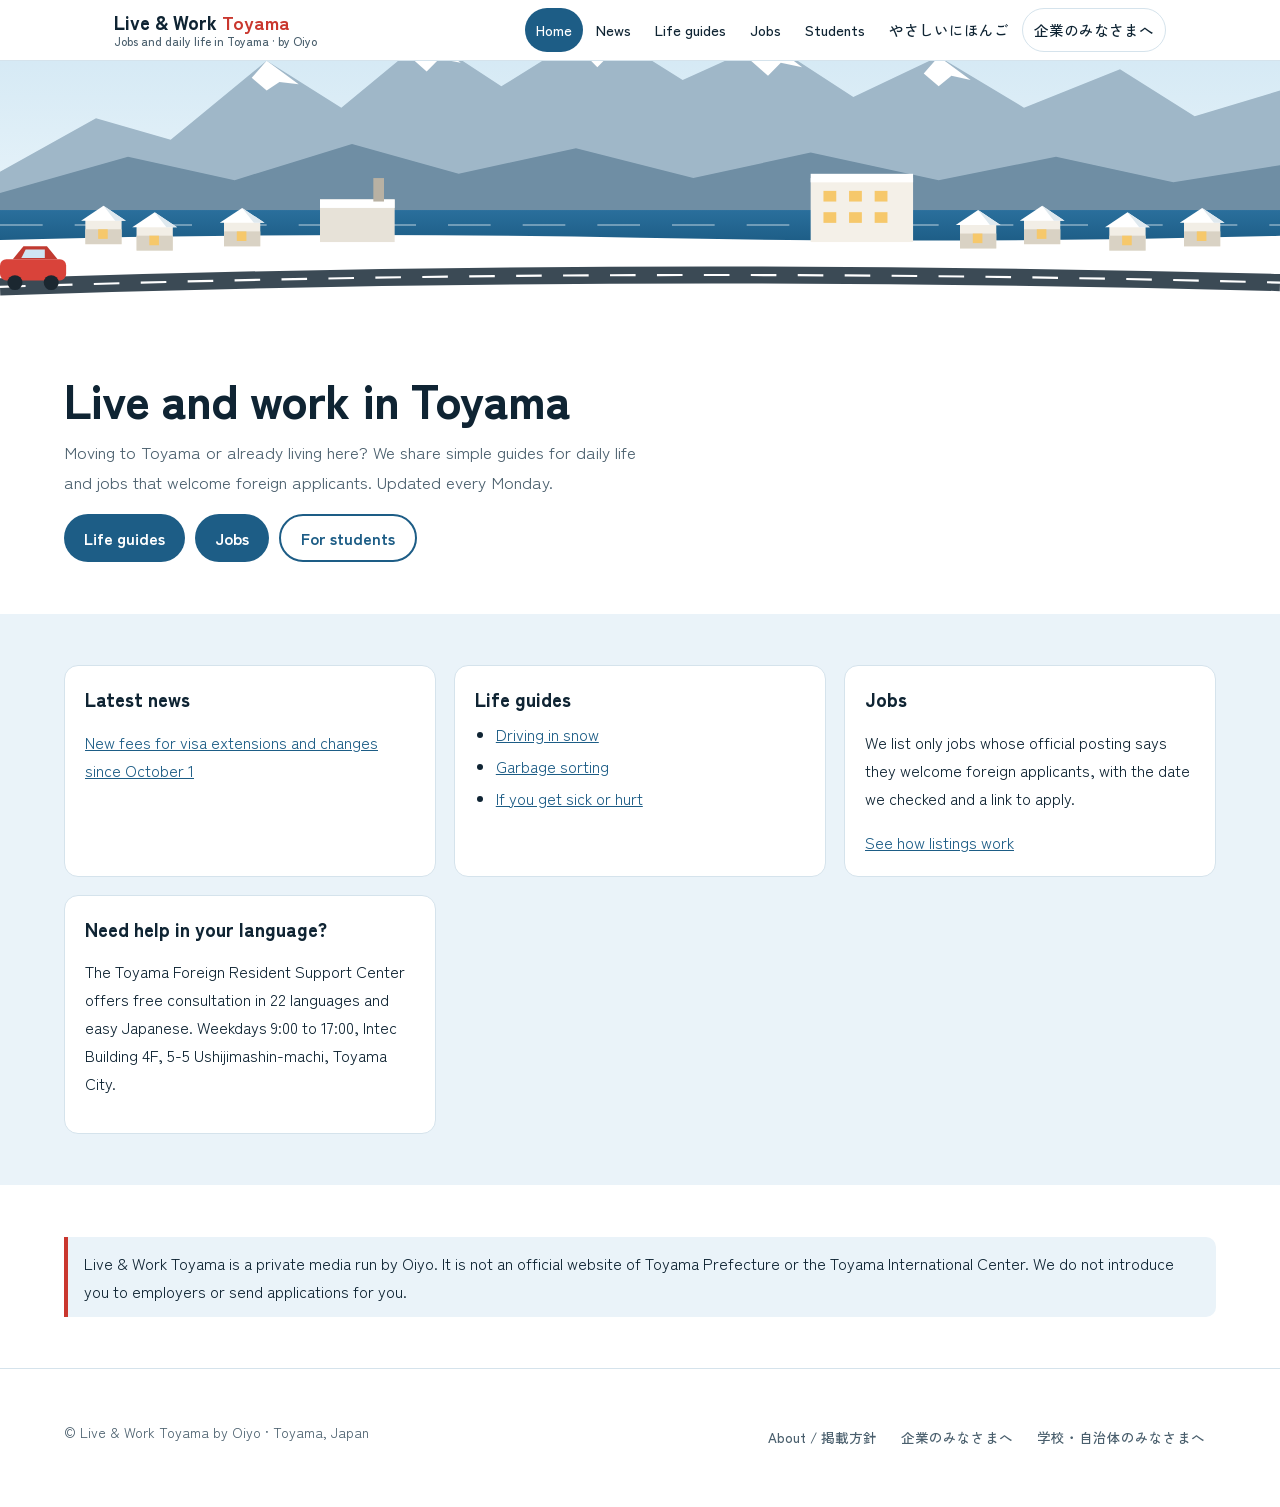
<file: source/index.html>
<!DOCTYPE html>
<html lang="en">
<head>
<meta charset="utf-8">
<meta name="viewport" content="width=device-width, initial-scale=1">
<title>Live &amp; Work Toyama</title>
<meta name="description" content="Jobs and daily life in Toyama, Japan. Simple guides and jobs that welcome foreign applicants. Run by Oiyo.">
<link rel="preconnect" href="https://fonts.googleapis.com">
<link rel="preconnect" href="https://fonts.gstatic.com" crossorigin>
<link href="https://fonts.googleapis.com/css2?family=Zen+Kaku+Gothic+New:wght@400;500;700;900&display=swap" rel="stylesheet">
<style>
/* VOICE everyday and warm for residents, calm and trustworthy for businesses
   IDEA a prefectural welcome guide: Tateyama over Toyama Bay, snowy roofs, a road into town
   PICTURE layered winter scene of mountains, bay, houses, a hotel and a small red car
   COLOUR pure white ground, bay blue #1d5d86, deep ink #0f2433, tulip red #c9372e accent; night #0b1822
   TYPE Zen Kaku Gothic New 900 for titles, 400/500 for text
   LAYOUT laptop: sticky nav, scene band, content in card grids; phone: stacked, nav wraps */
:root{color-scheme:light dark;--bg:light-dark(#ffffff,#0b1822);--ink:light-dark(#0f2433,#e9f1f6);--soft:light-dark(#4a5f6d,#a9bccb);--bay:light-dark(#1d5d86,#5fa8d6);--bayf:light-dark(#eaf3f9,#12283a);--red:light-dark(#c9372e,#ff7a6e);--line:light-dark(#d5e3ec,#22394b);--card:light-dark(#ffffff,#10212f)}
:root[data-theme=light]{color-scheme:light}
:root[data-theme=dark]{color-scheme:dark}
*{box-sizing:border-box;min-width:0}
html{scroll-padding-top:120px}
body{margin:0;background:var(--bg);color:var(--ink);font:16px/1.75 "Zen Kaku Gothic New","Hiragino Sans","Noto Sans JP",system-ui,sans-serif;overflow-x:clip}
a{color:var(--bay)}
.band{padding-block:clamp(28px,4vw,56px);padding-left:max(5vw,16px);padding-right:max(5vw,16px)}
.tint{background:var(--bayf)}
.wrap{max-width:1180px;margin:0 auto}
header{position:sticky;top:0;z-index:5;background:var(--bg);border-bottom:1px solid var(--line)}
.bar{display:flex;flex-wrap:wrap;align-items:center;gap:6px 18px;max-width:1180px;margin:0 auto;padding:8px max(5vw,16px)}
.logo{font-weight:900;font-size:19px;color:var(--ink);text-decoration:none;margin-right:auto;line-height:1.2}
.logo b{color:var(--red)}
.logo small{display:block;font-weight:500;font-size:12px;color:var(--soft)}
nav{display:flex;flex-wrap:wrap;gap:2px}
nav a{display:inline-flex;align-items:center;min-height:44px;padding:0 11px;border-radius:22px;text-decoration:none;color:var(--ink);font-weight:500;font-size:14.5px}
nav a[aria-current=page]{background:var(--bay);color:var(--bg)}
nav .biz{border:1px solid var(--line)}
a:focus-visible,button:focus-visible,summary:focus-visible{outline:3px solid var(--red);outline-offset:2px}
.scene{display:block;width:100%;height:clamp(150px,22vw,260px);background:var(--bayf)}
h1{font-weight:900;font-size:clamp(30px,4.6vw,48px);line-height:1.1;letter-spacing:-.02em;margin:0 0 12px;text-wrap:balance}
h2{font-size:clamp(23px,2.8vw,30px);font-weight:900;line-height:1.2;margin:0 0 16px}
h3{margin:0 0 8px;font-size:19px;line-height:1.35;font-weight:900}
.lead{margin:0;max-width:64ch;color:var(--soft);font-size:17px}
.grid{display:grid;grid-template-columns:repeat(auto-fit,minmax(min(100%,300px),1fr));gap:18px}
.card{background:var(--card);border:1px solid var(--line);border-radius:14px;padding:20px}
.card ul,.card ol{margin:8px 0 0;padding-left:1.3em}
.card li{margin:4px 0}
.note{font-size:14px;color:var(--soft)}
.tag{display:inline-block;font-size:13px;font-weight:700;padding:2px 10px;border-radius:12px;background:var(--bayf);color:var(--bay);margin:0 6px 6px 0}
.btns{display:flex;flex-wrap:wrap;gap:10px;margin-top:18px}
.btn{display:inline-flex;align-items:center;min-height:48px;padding:0 20px;border-radius:24px;background:var(--bay);color:var(--bg);font-weight:700;text-decoration:none}
.btn.red{background:var(--red);color:#fff}
.btn.ghost{background:transparent;color:var(--bay);border:2px solid var(--bay)}
.rule{border-left:4px solid var(--red);padding:12px 16px;background:var(--bayf);border-radius:0 10px 10px 0}
.rule p{margin:0}
details{border:1px solid var(--line);border-radius:12px;background:var(--card);margin-bottom:10px}
summary{cursor:pointer;padding:14px 18px;font-weight:700;min-height:44px;list-style-position:inside}
details>div{padding:0 18px 16px}
details ol,details ul{padding-left:1.3em;margin:6px 0}
details h4{margin:16px 0 4px;font-size:16px;font-weight:900;color:var(--bay)}
details .src{margin-top:16px;padding:12px 14px;border-radius:10px;background:var(--bayf);font-size:14.5px}
details .src ul{margin:4px 0 0}
details .src a{font-weight:700}
details .upd{font-size:13px;color:var(--soft);margin-top:10px}
.job dl{display:grid;grid-template-columns:max-content minmax(0,1fr);gap:4px 14px;margin:10px 0 0;font-size:15px}
.job dt{color:var(--soft)}
.job dd{margin:0}
.sample{font-size:13px;color:var(--red);font-weight:700}
.price{width:100%;border-collapse:collapse;font-size:15px}
.price th,.price td{text-align:left;padding:12px 10px;border-bottom:1px solid var(--line);vertical-align:top}
.price td.n{text-align:right;white-space:nowrap;font-weight:700}
.scroll{overflow-x:auto}
.steps{counter-reset:s;list-style:none;padding:0;margin:0;display:grid;gap:12px}
.steps li{counter-increment:s;display:grid;grid-template-columns:44px minmax(0,1fr);gap:12px;align-items:start}
.steps li::before{content:counter(s);display:grid;place-items:center;width:44px;height:44px;border-radius:50%;background:var(--bay);color:var(--bg);font-weight:900}
.view{display:none}
.view.on{display:block}
footer{border-top:1px solid var(--line);font-size:14px;color:var(--soft)}
footer .wrap{display:flex;flex-wrap:wrap;gap:8px 20px;justify-content:space-between}
footer nav a{min-height:36px;font-size:13.5px;color:var(--soft)}
@media(prefers-reduced-motion:no-preference){.car{animation:drive 16s linear infinite}@keyframes drive{from{transform:translateX(-120px)}to{transform:translateX(1320px)}}}
@media(max-width:600px){.price{font-size:14px}.price th,.price td{padding:10px 4px}.job dl{grid-template-columns:minmax(0,1fr)}.job dt{margin-top:6px}}
</style>
</head>
<body>
<header>
  <div class="bar">
    <a class="logo" href="#home">Live &amp; Work <b>Toyama</b><small>Jobs and daily life in Toyama · by Oiyo</small></a>
    <nav aria-label="Main">
      <a href="#home" data-v="home">Home</a>
      <a href="#news" data-v="news">News</a>
      <a href="#guides" data-v="guides">Life guides</a>
      <a href="#jobs" data-v="jobs">Jobs</a>
      <a href="#students" data-v="students">Students</a>
      <a href="#easy" data-v="easy">やさしいにほんご</a>
      <a href="#business" data-v="business" class="biz">企業のみなさまへ</a>
    </nav>
  </div>
</header>

<svg class="scene" viewBox="0 0 1200 300" preserveAspectRatio="xMidYMax slice" role="img" aria-label="Winter in Toyama: the Tateyama mountains over Toyama Bay and a snowy town">
  <defs>
    <linearGradient id="sky" x1="0" y1="0" x2="0" y2="1"><stop offset="0" stop-color="#cfe6f3"/><stop offset="1" stop-color="#f4fafd"/></linearGradient>
    <linearGradient id="sea" x1="0" y1="0" x2="0" y2="1"><stop offset="0" stop-color="#2a6f9c"/><stop offset="1" stop-color="#1d5d86"/></linearGradient>
    <g id="house"><rect x="0" y="12" width="34" height="24" fill="#f2eee6"/><rect x="0" y="22" width="34" height="14" fill="#d9d2c4"/><path d="M-4 14 L17 0 L38 14 Z" fill="#ffffff"/><path d="M17 0 L38 14 L28 14 Z" fill="#dfe9ef"/><rect x="12" y="22" width="9" height="9" fill="#f6c86b"/></g>
  </defs>
  <rect width="1200" height="300" fill="url(#sky)"/>
  <path d="M0 160 L90 110 L160 130 L250 56 L320 100 L400 34 L470 80 L560 24 L640 74 L720 38 L800 90 L880 52 L960 100 L1050 64 L1120 108 L1200 84 L1200 180 L0 180 Z" fill="#9fb7c8"/>
  <path d="M250 56 L280 78 L262 76 L250 84 L236 72 Z M400 34 L432 58 L412 54 L400 66 L384 52 Z M560 24 L596 54 L574 48 L560 62 L544 46 Z M720 38 L752 62 L732 58 L720 70 L704 56 Z M880 52 L910 74 L892 70 L880 80 L866 68 Z" fill="#ffffff"/>
  <path d="M0 180 L120 146 L220 168 L330 134 L430 162 L540 138 L650 166 L760 142 L880 168 L990 146 L1100 170 L1200 154 L1200 200 L0 200 Z" fill="#6f8ea4"/>
  <rect y="196" width="1200" height="30" fill="url(#sea)"/>
  <path d="M0 210 h1200" stroke="#ffffff" stroke-opacity=".35" stroke-width="2" stroke-dasharray="40 30"/>
  <path d="M0 224 Q300 216 600 222 T1200 220 L1200 300 L0 300 Z" fill="#ffffff"/>
  <use href="#house" x="80" y="192"/><use href="#house" x="128" y="198"/><use href="#house" x="210" y="194"/>
  <rect x="300" y="186" width="70" height="40" fill="#e7e2d8"/><rect x="300" y="186" width="70" height="8" fill="#ffffff"/><rect x="350" y="166" width="10" height="22" fill="#b8b1a3"/>
  <rect x="760" y="166" width="96" height="60" fill="#f4f0e8"/><rect x="760" y="162" width="96" height="8" fill="#ffffff"/><g fill="#f6c86b"><rect x="772" y="178" width="12" height="10"/><rect x="796" y="178" width="12" height="10"/><rect x="820" y="178" width="12" height="10"/><rect x="772" y="198" width="12" height="10"/><rect x="796" y="198" width="12" height="10"/><rect x="820" y="198" width="12" height="10"/></g>
  <use href="#house" x="900" y="196"/><use href="#house" x="960" y="192"/><use href="#house" x="1040" y="198"/><use href="#house" x="1110" y="194"/>
  <path d="M0 268 Q600 248 1200 264" stroke="#3b4a55" stroke-width="16" fill="none"/>
  <path d="M0 268 Q600 248 1200 264" stroke="#ffffff" stroke-width="2" stroke-dasharray="24 20" fill="none"/>
  <g class="car"><rect x="0" y="242" width="62" height="20" rx="6" fill="#d9433a"/><path d="M12 242 L22 230 L44 230 L54 242 Z" fill="#c13a31"/><path d="M24 233 h18 v8 h-22 Z" fill="#cfe6f3"/><circle cx="14" cy="264" r="7" fill="#1b2730"/><circle cx="48" cy="264" r="7" fill="#1b2730"/></g>
  <g fill="#ffffff" opacity=".9"><circle cx="60" cy="40" r="3"/><circle cx="190" cy="24" r="2"/><circle cx="330" cy="18" r="3"/><circle cx="640" cy="16" r="3"/><circle cx="990" cy="20" r="3"/><circle cx="1130" cy="36" r="2"/></g>
</svg>

<main>
<!-- HOME -->
<section class="view" id="v-home">
  <div class="band"><div class="wrap">
    <h1>Live and work in Toyama</h1>
    <p class="lead">Moving to Toyama or already living here? We share simple guides for daily life and jobs that welcome foreign applicants. Updated every Monday.</p>
    <div class="btns"><a class="btn" href="#guides">Life guides</a><a class="btn" href="#jobs">Jobs</a><a class="btn ghost" href="#students">For students</a></div>
  </div></div>
  <div class="band tint"><div class="wrap grid">
    <div class="card"><h3>Latest news</h3><p><a href="#news">New fees for visa extensions and changes since October 1</a></p></div>
    <div class="card"><h3>Life guides</h3><ul><li><a href="#guides">Driving in snow</a></li><li><a href="#guides">Garbage sorting</a></li><li><a href="#guides">If you get sick or hurt</a></li></ul></div>
    <div class="card"><h3>Jobs</h3><p>We list only jobs whose official posting says they welcome foreign applicants, with the date we checked and a link to apply.</p><a href="#jobs">See how listings work</a></div>
    <div class="card"><h3>Need help in your language?</h3><p>The Toyama Foreign Resident Support Center offers free consultation in 22 languages and easy Japanese. Weekdays 9:00 to 17:00, Intec Building 4F, 5-5 Ushijimashin-machi, Toyama City.</p></div>
  </div></div>
  <div class="band"><div class="wrap"><div class="rule"><p>Live &amp; Work Toyama is a private media run by Oiyo. It is not an official website of Toyama Prefecture or the Toyama International Center. We do not introduce you to employers or send applications for you.</p></div></div></div>
</section>

<!-- NEWS -->
<section class="view" id="v-news">
  <div class="band"><div class="wrap">
    <h1>Toyama news for residents</h1>
    <p class="lead">Short updates about life and work in Toyama, written in plain English and easy Japanese. Each update links to its original source.</p>
  </div></div>
  <div class="band" style="padding-top:0"><div class="wrap" id="newsList">
<!--AUTO-NEWS-START-->
    <article class="card" style="margin-bottom:14px"><span class="tag">2026-11-26</span><h3>New fees for visa extensions and changes since October 1</h3><p>The Immigration Services Agency changed the fees for residence procedures. The new fees apply to applications for extension of period of stay, change of status, and permanent residence made on or after October 1, 2026. The fee now depends on the length of the period of stay you are granted. Applications made by September 30 pay the old fee. Please check the fee table on the official page, and ask immigration or a gyoseishoshi if you have questions about your case.</p><p lang="ja" class="note">2026ねん 10がつ 1にちから、ビザの こうしんなどの てすうりょうが かわりました。くわしくは にゅうかんの ページを みてください。</p><p class="note">Source: Immigration Services Agency of Japan, fees effective October 1, 2026 <a href="https://www.moj.go.jp/isa/01_00644.html">link</a></p></article>
    <article class="card" style="margin-bottom:14px"><span class="tag">2026-11-25</span><h3>A Japanese language school will open in Uozu in April 2027</h3><p>A Japanese language school approved by the Ministry of Education is planned to open in Uozu City in April 2027, the first of its kind in Toyama Prefecture. It plans to accept about 100 students, mainly from Asia, and to support students to find jobs in Toyama after graduation.</p><p lang="ja" class="note">2027ねん 4がつ、うおづしに にほんごがっこうが できる よていです。</p><p class="note">Source: Kitanihon Shimbun, November 25, 2026 (print edition)</p></article>
<!--AUTO-NEWS-END-->
  </div></div>
</section>

<!-- GUIDES -->
<section class="view" id="v-guides">
  <div class="band"><div class="wrap">
    <h1>Life guides</h1>
    <p class="lead">Short, practical guides for life in Toyama. Rules can be different in each city, so please also check with your city office.</p>
  </div></div>
  <div class="band" style="padding-top:0"><div class="wrap" id="guideList"></div></div>
</section>

<!-- JOBS -->
<section class="view" id="v-jobs">
  <div class="band"><div class="wrap">
    <h1>Jobs open to foreign applicants</h1>
    <p class="lead">We list jobs whose official posting says they welcome foreign applicants. Each listing shows the date we checked it and a link to the official page. Please apply on the official page.</p>
  </div></div>
  <div class="band tint"><div class="wrap">
    <article class="card job">
      <span class="tag">Hotel</span><span class="tag">Toyama City</span><span class="tag">Dormitory</span>
      <h3>Front desk staff</h3>
      <span class="sample">Sample layout only. Real listings will appear here.</span>
      <dl>
        <dt>Pay</dt><dd>From the official posting</dd>
        <dt>Hours</dt><dd>From the official posting</dd>
        <dt>Japanese</dt><dd>Level written in the posting, for example daily conversation</dd>
        <dt>Housing</dt><dd>Dormitory or housing support, if stated</dd>
        <dt>Commute</dt><dd>Shuttle or car commute, if stated</dd>
        <dt>Visa (guide)</dt><dd>Visa types mentioned in the posting</dd>
        <dt>Checked</dt><dd>Date and source page</dd>
      </dl>
    </article>
  </div></div>
  <div class="band"><div class="wrap"><div class="rule"><p><b>Please note.</b> Whether your visa allows a job is decided by the employer and the Immigration Services Agency. For visa questions, ask immigration or a gyoseishoshi (licensed administrative scrivener). If a translation is unclear, the Japanese original is correct.</p></div></div></div>
</section>

<!-- STUDENTS -->
<section class="view" id="v-students">
  <div class="band"><div class="wrap">
    <h1>For international students</h1>
    <p class="lead">Part-time jobs and life tips for students in Toyama, including Uozu, Kurobe and Namerikawa.</p>
  </div></div>
  <div class="band" style="padding-top:0"><div class="wrap grid">
    <div class="card"><h3>Rules for part-time work</h3><ol><li>You need permission to work outside your status (shikakugai katsudo kyoka).</li><li>Up to 28 hours a week during school terms.</li><li>During long school holidays, up to 8 hours a day.</li><li>Jobs in night entertainment businesses are not allowed.</li></ol><p class="note">Breaking these rules can affect your visa. Ask your school if you are not sure.</p></div>
    <div class="card"><h3>Living in the Uozu and Kurobe area</h3><ol><li>Trains and buses are not frequent. Check the timetable before you go.</li><li>A bicycle is useful from spring to autumn. In winter, roads are snowy and dark early.</li><li>Supermarkets and drugstores are spread out. Plan one big shopping trip a week.</li></ol></div>
    <div class="card"><h3>Part-time jobs for students</h3><p>We will list part-time jobs that say they welcome international students, with the date we checked and a link to the official page.</p><a href="#jobs">How listings work</a></div>
  </div></div>
</section>

<!-- EASY JAPANESE -->
<section class="view" id="v-easy" lang="ja">
  <div class="band"><div class="wrap">
    <h1>とやまで はたらく・くらす</h1>
    <p class="lead">とやまの くらしに やくだつ じょうほうと、がいこくじんを かんげいする しごとを しょうかいします。まいしゅう げつようびに かくにんします。</p>
  </div></div>
  <div class="band" style="padding-top:0"><div class="wrap grid">
    <div class="card"><h3>ゆきの みちを うんてんする</h3><ol><li>ゆきが ふるまえに、ふゆの タイヤに かえます。</li><li>ゆきの あさは、はやく いえを でます。</li><li>くるまに ゆきを はらう ブラシを いれます。</li><li>あぶないときは、はやく かいしゃに れんらくします。</li></ol></div>
    <div class="card"><h3>ごみの だしかた</h3><ol><li>まちに よって ルールが ちがいます。</li><li>しやくしょで ごみの カレンダーを もらいます。</li><li>きまった ひの あさに、きまった ばしょに だします。</li></ol></div>
    <div class="card"><h3>こまった とき</h3><ol><li>かじ・きゅうきゅうしゃ：119</li><li>けいさつ：110</li><li>とやまけん がいこくじん ワンストップ そうだんセンター：22の ことばと やさしい にほんごで、むりょうで そうだん できます。へいじつ 9じ〜17じ。</li></ol></div>
  </div></div>
  <div class="band"><div class="wrap"><div class="rule"><p>わたしたちは しごとの しょうかいを しません。おうぼは かいしゃの ページから してください。ビザで その しごとが できるかは、かいしゃと にゅうかんが きめます。</p></div></div></div>
</section>

<!-- BUSINESS -->
<section class="view" id="v-business" lang="ja">
  <div class="band"><div class="wrap">
    <h1>富山で、外国人スタッフの採用を始めたい企業さまへ</h1>
    <p class="lead">外国人に届く求人をつくり、届け、面接の言葉の壁をなくす。外国人採用の最初の一歩を、地元・富山でお手伝いします。応募は貴社に直接届きます。運営：Oiyo（おいよ）</p>
    <div class="btns"><a class="btn red" href="#contact-biz">無料ヒアリング（30分）を予約する</a><a class="btn ghost" href="#partners">学校・自治体のみなさまへ</a></div>
  </div></div>
  <div class="band tint"><div class="wrap grid">
    <div class="card"><h3>こんなお悩みに</h3><ul><li>外国人を採用したいが、外国人に届く媒体がない</li><li>外国語で求人を書ける人がいない</li><li>面接で言葉が通じず、人柄が分からない</li><li>紹介会社に頼むと費用が大きい</li><li>外国人を雇うのが初めてで、受け入れ準備が分からない</li></ul></div>
    <div class="card"><h3>私たちができること</h3><ul><li>英語・やさしい日本語・ベトナム語・インドネシア語の求人ページ制作</li><li>富山県内や富山で働きたい外国語利用者へのSNS広告</li><li>Live &amp; Work Toyamaでの求人の紹介</li><li>面接・入社時の通訳（英語ほか）</li><li>多言語の受け入れ資料づくり</li></ul></div>
  </div></div>
  <div class="band"><div class="wrap">
    <h2>プランと料金</h2>
    <div class="scroll"><table class="price">
      <thead><tr><th>プラン</th><th>内容</th><th style="text-align:right">料金</th></tr></thead>
      <tbody>
        <tr><td>お試しプラン</td><td>今の求人を、英語とやさしい日本語の求人ページに作り直し、Live &amp; Work Toyamaで紹介します。ベトナム語・インドネシア語は1言語1万円で追加できます</td><td class="n">30,000円</td></tr>
        <tr><td>採用スタートパック</td><td>多言語の求人ページ、SNS広告の設定と運用、月1回の報告。お試しプランをご利用の場合は差額で切り替えられます</td><td class="n">初期100,000円<br>月30,000円</td></tr>
        <tr><td>留学生アルバイト採用プラン</td><td>魚津・黒部・滑川周辺の飲食店、小売、ホテル、食品工場向け。やさしい日本語と英語のアルバイト求人ページ、留学生向けの発信と広告</td><td class="n">初期30,000円<br>月15,000円</td></tr>
        <tr><td>受け入れ準備セット</td><td>会社名入りの多言語生活ガイド、社内ルールの多言語版、職場の多言語掲示物</td><td class="n">50,000円〜</td></tr>
        <tr><td>通訳</td><td>面接や入社時の説明。対面は2時間から</td><td class="n">対面 10,000円／時間<br>オンライン 5,000円／30分</td></tr>
        <tr><td>広告費</td><td>実費を貴社から広告媒体へ直接お支払いいただきます。採用スタートパックは月5〜10万円、留学生プランは月2〜3万円を推奨</td><td class="n">実費</td></tr>
      </tbody>
    </table></div>
  </div></div>
  <div class="band tint"><div class="wrap grid">
    <div><h2>導入の流れ</h2>
      <ol class="steps">
        <li><div><b>無料ヒアリング（30分）</b><br>職種、人数、条件、受け入れ体制をうかがいます。</div></li>
        <li><div><b>求人ページの制作</b><br>日本語の原文を確定し、多言語版を作ります。条件の最終確認は貴社にお願いします。</div></li>
        <li><div><b>広告の配信</b><br>外国語を使う方に向けて配信します。国籍で対象を絞ることはしません。</div></li>
        <li><div><b>応募は貴社へ直接</b><br>応募の受付、選考、合否の判断は貴社で行っていただきます。</div></li>
        <li><div><b>月1回の報告と改善</b><br>表示数、クリック数、応募数をもとに見直します。</div></li>
      </ol>
    </div>
    <div class="card"><h3>私たちが行わないこと</h3>
      <ul><li>求職者の紹介、応募の取り次ぎ、合否の判断（職業紹介は行っていません）</li><li>在留資格の個別の判断や申請書類の作成（行政書士をご案内します）</li><li>特定技能の義務的支援の代行</li><li>採用の成立に応じた報酬の請求</li></ul>
      <p class="note">法令に沿ってご提供するため、業務の範囲をはっきりさせています。</p>
    </div>
  </div></div>
  <div class="band"><div class="wrap">
    <h2>よくあるご質問</h2>
    <details><summary>応募は来ますか？</summary><div><p>広告の反応は、業種や条件によって変わります。月1回、表示数、クリック数、応募数をご報告し、原稿と配信を改善していきます。</p></div></details>
    <details><summary>どんな外国人に届きますか？</summary><div><p>富山県内にお住まいの方や、富山で働きたい方のうち、英語やベトナム語、インドネシア語などを使う方に届けます。国籍で対象を絞ることはしません。</p></div></details>
    <details><summary>在留資格の手続きもお願いできますか？</summary><div><p>在留資格の申請は行政書士の業務のため、行政書士をご案内します。</p></div></details>
    <details><summary>1名だけの採用でも頼めますか？</summary><div><p>はい。3万円のお試しプランから始められます。</p></div></details>
    <details><summary>外国人を雇うのは初めてです。</summary><div><p>受け入れ準備セットで、生活ガイドや社内ルールの多言語資料をご用意できます。通訳とあわせて、入社時の説明もお手伝いします。</p></div></details>
  </div></div>
  <div class="band tint" id="contact-biz"><div class="wrap grid">
    <div class="card"><h3>運営者</h3><p><b>Oiyo（おいよ）　吉田 圭佑</b><br>富山県滑川市</p><ul><li>観光・宿泊業界の人材サービス会社で、ホテル・旅館など100社以上の採用を担当</li><li>メーカーの海外営業として、米国・メキシコ・東南アジアの取引先を担当</li><li>英語での面接・コミュニケーションに対応</li></ul></div>
    <div class="card"><h3>お問い合わせ・無料ヒアリングのご予約</h3><p>メールアドレスとお電話番号は、独自ドメインの取得後にこちらに掲載します。</p><p class="note">「おいよ」は富山の東部などで使われてきた、相手の話に「そうそう、そうなんだよ」と共感する言葉です。外国人材と企業、地域が「おいよ」と頷き合える関係をつくりたいと考えています。</p></div>
  </div></div>
</section>

<!-- PARTNERS -->
<section class="view" id="v-partners" lang="ja">
  <div class="band"><div class="wrap">
    <h1>日本語学校・自治体のみなさまへ</h1>
    <p class="lead">留学生や外国人住民が、富山で安心して暮らし、働けるように。地元の事業者として、情報づくりと地域とのつながりをお手伝いします。</p>
  </div></div>
  <div class="band" style="padding-top:0"><div class="wrap grid">
    <div class="card"><h3>生活ガイドの共同制作</h3><p>留学生や外国人住民向けに、地域の暮らし方をまとめたガイドを、英語・やさしい日本語などで作ります。</p></div>
    <div class="card"><h3>地域交流・農業体験の企画</h3><p>地元の農家や商店と組んだ交流の機会を企画します。</p></div>
    <div class="card"><h3>企業向け説明会の運営協力</h3><p>外国人を受け入れたい地元企業向けの説明の場づくりをお手伝いします。個別の紹介は行わず、場の提供と運営に限ります。</p></div>
  </div></div>
</section>

<!-- ABOUT / POLICY -->
<section class="view" id="v-about" lang="ja">
  <div class="band"><div class="wrap">
    <h1>About / 運営者情報と掲載方針</h1>
    <p class="lead" lang="en">Live &amp; Work Toyama is a private media run by Oiyo. "Oiyo" is a word from Toyama meaning "Yeah, exactly!", a warm way to show you understand. We want to say "We hear you" to everyone living and working in Toyama.</p>
  </div></div>
  <div class="band" style="padding-top:0"><div class="wrap grid">
    <div class="card"><h3>運営者</h3><p>サイト名：Live &amp; Work Toyama<br>運営ブランド：Oiyo（おいよ）<br>運営：吉田 圭佑（個人事業）<br>所在地：富山県滑川市</p><p class="note">当サイトは民間の情報メディアです。富山県、とやま国際センター、その他の公的機関の公式サイトではありません。</p></div>
    <div class="card"><h3>求人情報の掲載方針</h3><ol><li>企業が公開している求人のうち、外国籍の方の応募を歓迎すると明記されたものを掲載します。</li><li>各求人に、確認した日付と出典（公式の採用ページ）を記載します。</li><li>毎週月曜日に掲載中の求人を確認し、募集が終わったものは削除します。</li><li>文章は当サイトが要約したもので、他サイトの文章や写真は転載しません。</li><li>求職者の紹介や応募の取り次ぎは行いません。</li><li>有料で掲載する求人がある場合は、その旨を表示します。</li></ol></div>
    <div class="card"><h3>修正・削除のご依頼、苦情の窓口</h3><p>掲載内容の修正や削除をご希望の企業さま、ご意見や苦情は、お問い合わせ先までご連絡ください。確認のうえ速やかに対応します。</p><h3 style="margin-top:18px">個人情報</h3><p>当サイトは会員登録やメールアドレスの登録を受け付けていません。閲覧状況はアクセス解析ツールで集計し、サイトの改善にのみ使います。</p><h3 style="margin-top:18px">情報の正確さ</h3><p>正確な情報の掲載に努めますが、労働条件などの最終的な内容は、各企業の公式情報が優先します。翻訳は参考で、日本語の原文が正式な情報です。</p></div>
  </div></div>
</section>
</main>

<footer class="band"><div class="wrap">
  <span>© Live &amp; Work Toyama by Oiyo · Toyama, Japan</span>
  <nav aria-label="Footer"><a href="#about">About / 掲載方針</a><a href="#business">企業のみなさまへ</a><a href="#partners">学校・自治体のみなさまへ</a></nav>
</div></footer>

<script>
{
  const guides=[
/*AUTO-GUIDES-START*/
    {t:'Where to get help in your language',b:'<p>You are not alone. These services are free or low cost, and many of them support your language.</p><h4>Emergencies</h4><ol><li>Fire or ambulance: call 119.</li><li>Police: call 110.</li><li>Say your address slowly. If you cannot speak Japanese well, say "English, please" and stay on the line.</li></ol><h4>Problems in daily life</h4><ol><li>Toyama Foreign Resident Support Center: free consultation about daily life in 22 languages and easy Japanese, with interpreting by phone. It keeps your secrets.</li><li>Hours: weekdays 9:00 to 17:00 (closed on holidays). Phone: 076-441-6330.</li><li>Place: Intec Building 4F, 5-5 Ushijimashin-machi, Toyama City.</li><li>You can ask about housing, money, school, hospitals, Japanese classes, problems with neighbors and more.</li></ol><h4>Problems at work</h4><ol><li>Unpaid wages, sudden dismissal, very long hours: first talk to your company or your support organization.</li><li>The Ministry of Health, Labour and Welfare has a phone line for foreign workers in 13 languages, and a free evening and weekend line. Check the leaflet below for numbers and days for your language.</li><li>You can also visit the Labour Standards Inspection Office for your workplace.</li></ol><div class="src"><b>Official links</b><ul><li><a href="https://www.tic-toyama.or.jp/life/consultation.html" target="_blank" rel="noopener">Toyama Foreign Resident Support Center (Toyama International Center)</a></li><li><a href="https://www.mhlw.go.jp/content/001708139.pdf" target="_blank" rel="noopener">Phone lines for foreign workers (MHLW, PDF)</a></li><li><a href="https://www.moj.go.jp/isa/support/portal/guidebook_all.html" target="_blank" rel="noopener">Guidebook on Living and Working in Japan, 20 languages (Immigration Services Agency)</a></li></ul></div>'},
    {t:'Driving in snow',b:'<p>Toyama gets heavy snow, mostly from December to February. Snow can come suddenly and roads can close. If you drive, prepare in November.</p><h4>Before the snow</h4><ol><li>Change to winter tires (studless tires). Most people in Toyama change in November. Normal tires on snow are very dangerous.</li><li>Put a snow brush, a steel shovel, gloves and a blanket in your car.</li><li>Check your windshield washer fluid. Use a winter type that does not freeze.</li></ol><h4>On snowy days</h4><ol><li>Leave 15 to 30 minutes earlier. Clear all snow from your car, including the roof and lights, before you drive.</li><li>Drive slowly and keep a long distance from the car in front. Brake early and gently.</li><li>Be careful on bridges, slopes, curves, crossings and in tunnels. Bridges and shaded roads freeze first.</li><li>Many roads in Toyama have snow-melting pipes that spray water. The road is wet and can be slippery. Slow down.</li><li>Watch for snow falling from roofs, bridges and road signs.</li><li>Do not park on the road. It blocks the snow plows.</li><li>When heavy snow is forecast, do not go out by car unless you must. Tell your workplace early if you cannot come.</li></ol><h4>Check the roads</h4><ol><li>The Toyama Prefecture road information site shows road cameras and snow depth.</li><li>Road traffic information in Japanese: 050-3369-6616 (JARTIC Toyama).</li></ol><div class="src"><b>Official links</b><ul><li><a href="https://www.toyama-douro.toyama.toyama.jp/" target="_blank" rel="noopener">Toyama Prefecture road information (cameras and snow)</a></li></ul></div>'},
    {t:'Winter clothes and heating',b:'<p>Toyama winters are not as cold as Hokkaido, but they are wet, snowy and dark early. Good shoes and a warm room make a big difference.</p><h4>Clothes</h4><ol><li>Buy waterproof winter boots with good grip. Snow and slush make normal shoes wet and slippery. Home centers and shoe shops sell them from November.</li><li>Wear layers: thermal underwear, a sweater and a waterproof jacket. Shops and trains are warm, outside is cold.</li><li>An umbrella is useful all winter. Toyama has many rainy and snowy days.</li></ol><h4>Heating</h4><ol><li>Kerosene heaters are common. Gas stations and some home centers sell kerosene. Some shops deliver it.</li><li>Open a window for a few minutes every hour to let fresh air in.</li><li>Never use a gas or kerosene heater while sleeping. Turn it off before you go out.</li><li>Keep heaters away from curtains, clothes and futons.</li></ol><h4>At home</h4><ol><li>On very cold nights, water pipes can freeze. Ask your landlord or company what to do.</li><li>Condensation on windows can cause mold. Wipe windows and air your room.</li><li>Do not climb on the roof to clear snow alone. Ask your landlord or company.</li></ol>'},
    {t:'Garbage sorting',b:'<p>Garbage rules are one of the biggest causes of trouble with neighbors. Every city in Toyama has its own rules, bags and calendar.</p><h4>First steps</h4><ol><li>Get the garbage calendar and sorting guide from your city office, your apartment manager or your company. Many cities have versions in English and other languages.</li><li>Find your collection point. Ask your neighbors or manager.</li><li>Some cities require special garbage bags sold at supermarkets and convenience stores. Check which bag your city uses.</li></ol><h4>Common types</h4><ol><li>Burnable garbage: food waste, paper scraps, and in many cities small plastic items. Drain water from food waste.</li><li>Plastic containers and packaging: rinse them lightly.</li><li>Cans, glass bottles and PET bottles: rinse them. Remove caps and labels from PET bottles.</li><li>Large items such as furniture or bicycles: you need to book a collection and pay a fee.</li><li>Air conditioners, TVs, fridges and washing machines cannot go out as normal garbage. Ask the shop or your city.</li></ol><h4>Rules to keep</h4><ol><li>Put garbage out in the morning of the collection day, usually by 8:30. Not the night before.</li><li>If your garbage is left with a sticker, it was sorted wrongly. Take it back, sort it again and put it out on the right day.</li><li>When you move out, do not leave garbage or furniture behind.</li></ol>'},
    {t:'If you get sick or hurt',b:'<h4>Emergency</h4><ol><li>Call 119 for an ambulance. Say "kyukyu desu" (it is an emergency), then your address slowly.</li><li>Ambulances are free in Japan. Use them only for serious cases.</li></ol><h4>Not an emergency</h4><ol><li>In Japan, people usually go to a small clinic first, not a big hospital. Big hospitals may charge an extra fee without a referral letter.</li><li>Choose the right clinic: naika (internal medicine, for colds and fever), geka or seikei-geka (injuries, bones), shika (dentist), jibika (ear, nose and throat), hifuka (skin), fujinka (women).</li><li>Bring your residence card, health insurance card (or My Number card) and cash. Many clinics do not take credit cards.</li><li>With health insurance, you usually pay 30% of the cost.</li><li>At night and on holidays, go to a holiday or night emergency clinic (kyujitsu yakan kyukan center). Call first if you can.</li><li>For a sick child at night, call #8000 (in Japanese) for advice.</li></ol><h4>Find a hospital that speaks your language</h4><ol><li>The national Medical Information Net lets you search hospitals and pharmacies by language and by night or holiday service.</li><li>If you need an interpreter, the Toyama Foreign Resident Support Center can help by phone on weekdays (076-441-6330).</li><li>Medicine: show your prescription at a pharmacy. Tell the pharmacist about allergies and other medicine you take.</li></ol><div class="src"><b>Official links</b><ul><li><a href="https://www.iryou.teikyouseido.mhlw.go.jp/znk-web/juminkanja/S2700/direct?prefCd=16" target="_blank" rel="noopener">Medical Information Net, Toyama (search by language, night and holiday clinics)</a></li><li><a href="https://www.tic-toyama.or.jp/life/consultation.html" target="_blank" rel="noopener">Toyama Foreign Resident Support Center</a></li></ul></div>'},
    {t:'Opening a bank account',b:'<p>You need a bank account to receive your salary and pay rent, phone and utility bills.</p><h4>What to bring</h4><ol><li>Your residence card. Your address must be registered at the city office first.</li><li>A phone number in Japan.</li><li>Your hanko (personal seal) if you have one. Some banks accept a signature.</li><li>Some banks ask for your employee ID, a letter from your company or school, or how long you have lived in Japan.</li></ol><h4>Tips</h4><ol><li>Ask your workplace which bank they use for salaries. It can make transfers easier.</li><li>The Japan Post Bank (yucho) and local banks such as Hokuriku Bank have many branches in Toyama.</li><li>Opening can take one to two weeks. Your cash card arrives by mail, so make sure your name is on your mailbox.</li><li>Set up a smartphone app to check your balance.</li></ol><h4>Never do this</h4><ol><li>Never sell, lend or give your bank account, cash card or PIN to anyone, even when you leave Japan. It is a crime in Japan and your account can be used for fraud.</li><li>When you leave Japan, close your accounts at the bank.</li></ol>'},
    {t:'Getting a phone and SIM',b:'<h4>What you need</h4><ol><li>Your residence card.</li><li>A payment method: a bank account or a credit card in your name.</li><li>Some shops ask for proof of address, such as a utility bill.</li></ol><h4>Choosing a plan</h4><ol><li>Big carriers have shops and staff support. Low-cost SIM and online plans are often much cheaper.</li><li>If your phone is unlocked, you can use an eSIM or a SIM card from another company.</li><li>Check the monthly price after discounts end, the contract period, and the cancellation fee.</li></ol><h4>Be careful</h4><ol><li>Never give your SIM or phone contract to another person. Lending or selling a phone line used for crime can get you arrested.</li><li>Before you leave Japan, cancel your contract and pay the last bill.</li><li>Unpaid phone bills can make it hard to get a phone or loan in Japan later.</li></ol>'},
    {t:'City office and immigration notices after moving',b:'<h4>At the city office</h4><ol><li>Register your address at the city office within 14 days after you move in. Bring your residence card. Your new address is written on the back.</li><li>When you move to another city, report your move-out at the old city office and your move-in at the new one.</li><li>You can apply for a My Number card. It is used for taxes, insurance and many online services.</li><li>If your company does not give you health insurance and pension, join National Health Insurance and the National Pension at the city office.</li><li>Ask for the garbage calendar and information for foreign residents.</li></ol><h4>To the Immigration Services Agency</h4><ol><li>If you change or leave your company or school, many visa types must report this to immigration within 14 days. You can do it online.</li><li>Your residence card has an expiry date. Apply to extend your period of stay before it ends.</li><li>For questions about your own visa, ask immigration or a gyoseishoshi.</li></ol><div class="src"><b>Official links</b><ul><li><a href="https://www.moj.go.jp/isa/support/portal/guidebook_all.html" target="_blank" rel="noopener">Guidebook on Living and Working in Japan (chapters on procedures at the city office)</a></li></ul></div>'},
    {t:'Reading your pay slip',b:'<p>Your pay slip (kyuyo meisaisho) shows what you earned and what was taken out. Keep every pay slip.</p><h4>What you earned (shikyu)</h4><ol><li>Kihonkyu: basic pay.</li><li>Zangyo teate: overtime pay. Overtime is paid at least 25% more than normal pay.</li><li>Other allowances: commuting, housing, night work and more.</li></ol><h4>What was taken out (kojo)</h4><ol><li>Kenko hoken: health insurance.</li><li>Kosei nenkin: pension.</li><li>Koyo hoken: employment insurance.</li><li>Shotokuzei: income tax.</li><li>Juminzei: resident tax. It usually starts from June of your second year in Japan, so take-home pay can go down.</li><li>Rent, dormitory fees or meals may also be taken out if you agreed to it.</li></ol><h4>Check every month</h4><ol><li>Compare your working hours and overtime with your own record.</li><li>Check that your pay is not below the minimum wage in Toyama.</li><li>If something looks wrong, ask your company first. If it is not solved, call a labor consultation line.</li></ol><div class="src"><b>Official links</b><ul><li><a href="https://www.mhlw.go.jp/content/001708139.pdf" target="_blank" rel="noopener">Phone lines for foreign workers (MHLW, PDF)</a></li></ul></div>'},
    {t:'Paid holidays and insurance',b:'<h4>Paid holidays (yukyu)</h4><ol><li>After 6 months of work with good attendance (80% or more of work days), full-time workers get at least 10 days of paid holiday a year. The number goes up each year.</li><li>Part-time workers also get paid holidays, based on how many days they work.</li><li>Tell your company early when you want to take a day off.</li><li>Unused days can be carried over to the next year, then they expire.</li></ol><h4>Health insurance</h4><ol><li>Show your insurance card (or My Number card) at hospitals. You usually pay 30% of the cost.</li><li>If medical costs in one month are very high, you may get part of the money back.</li></ol><h4>Injury at work</h4><ol><li>If you are injured at work or on your way to work, tell your company right away.</li><li>Work injury insurance (rosai) covers treatment and part of your pay. Do not use your normal health insurance card for a work injury.</li><li>Your company cannot fire you because you were injured at work and are taking time off to recover.</li></ol><h4>If you lose your job</h4><ol><li>If you had employment insurance, you may get unemployment benefits. Ask at Hello Work.</li><li>Many visas must report leaving a company to immigration within 14 days.</li></ol>'},
    {t:'Earthquakes and heavy snow',b:'<p>In January 2024, the Noto Peninsula earthquake also caused damage in Toyama. Prepare before it happens.</p><h4>Prepare now</h4><ol><li>Install the free Safety tips app. It sends earthquake, tsunami and weather warnings in 15 languages.</li><li>Check your city hazard map and your nearest evacuation shelter. Walk there once.</li><li>Keep water, food, a flashlight, a phone battery and your medicine for at least 3 days.</li><li>Fix tall furniture to the wall. Do not sleep next to tall shelves.</li><li>Decide with your family or friends where to meet. Know your embassy contact.</li></ol><h4>When an earthquake happens</h4><ol><li>Get under a table and protect your head until the shaking stops.</li><li>Near the sea, if there is a strong quake or a tsunami warning, move to high ground right away. Do not wait.</li><li>Turn off gas and heaters when it is safe. Watch for broken glass.</li><li>Get information from the app, your city and NHK.</li></ol><h4>Heavy snow</h4><ol><li>Before you start your car, clear snow around the exhaust pipe. Blocked exhaust can cause carbon monoxide poisoning.</li><li>If you are stuck in snow in your car, keep the exhaust clear and open a window a little.</li><li>Do not clear snow from roofs alone. Many accidents happen every winter.</li></ol><div class="src"><b>Official links</b><ul><li><a href="https://apps.apple.com/jp/app/safety-tips/id858357174" target="_blank" rel="noopener">Safety tips for iPhone</a></li><li><a href="https://play.google.com/store/apps/details?id=jp.co.rcsc.safetyTips.android" target="_blank" rel="noopener">Safety tips for Android</a></li><li><a href="https://www.mlit.go.jp/kankocho/seisaku_seido/kihonkeikaku/jizoku_kankochi/anzenkakuho/inbound/tool.html" target="_blank" rel="noopener">About Safety tips (Japan Tourism Agency)</a></li></ul></div>'}
  /*AUTO-GUIDES-END*/
  ];
  const gl=document.getElementById('guideList');
  if(gl)gl.innerHTML=guides.map((g,i)=>'<details'+(i===0?' open':'')+'><summary>'+g.t+'</summary><div>'+g.b+'<p class="upd">Last checked: November 2026. Rules can change. Please also check the official pages.</p></div></details>').join('');
  const views=['home','news','guides','jobs','students','easy','business','partners','about'];
  const show=()=>{
    const h=(location.hash||'').slice(1);
    let v=views.includes(h)?h:(h==='contact-biz'?'business':'home');
    for(const n of views){const el=document.getElementById('v-'+n);if(el)el.classList.toggle('on',n===v);}
    for(const a of document.querySelectorAll('header nav a')){if(a.dataset.v===v)a.setAttribute('aria-current','page');else a.removeAttribute('aria-current');}
    document.documentElement.lang=['business','partners','about','easy'].includes(v)?'ja':'en';
    if(h==='contact-biz'){const c=document.getElementById('contact-biz');if(c)c.scrollIntoView();}else window.scrollTo(0,0);
  };
  window.addEventListener('hashchange',show);
  show();
}
</script>
</body>
</html>
</file>
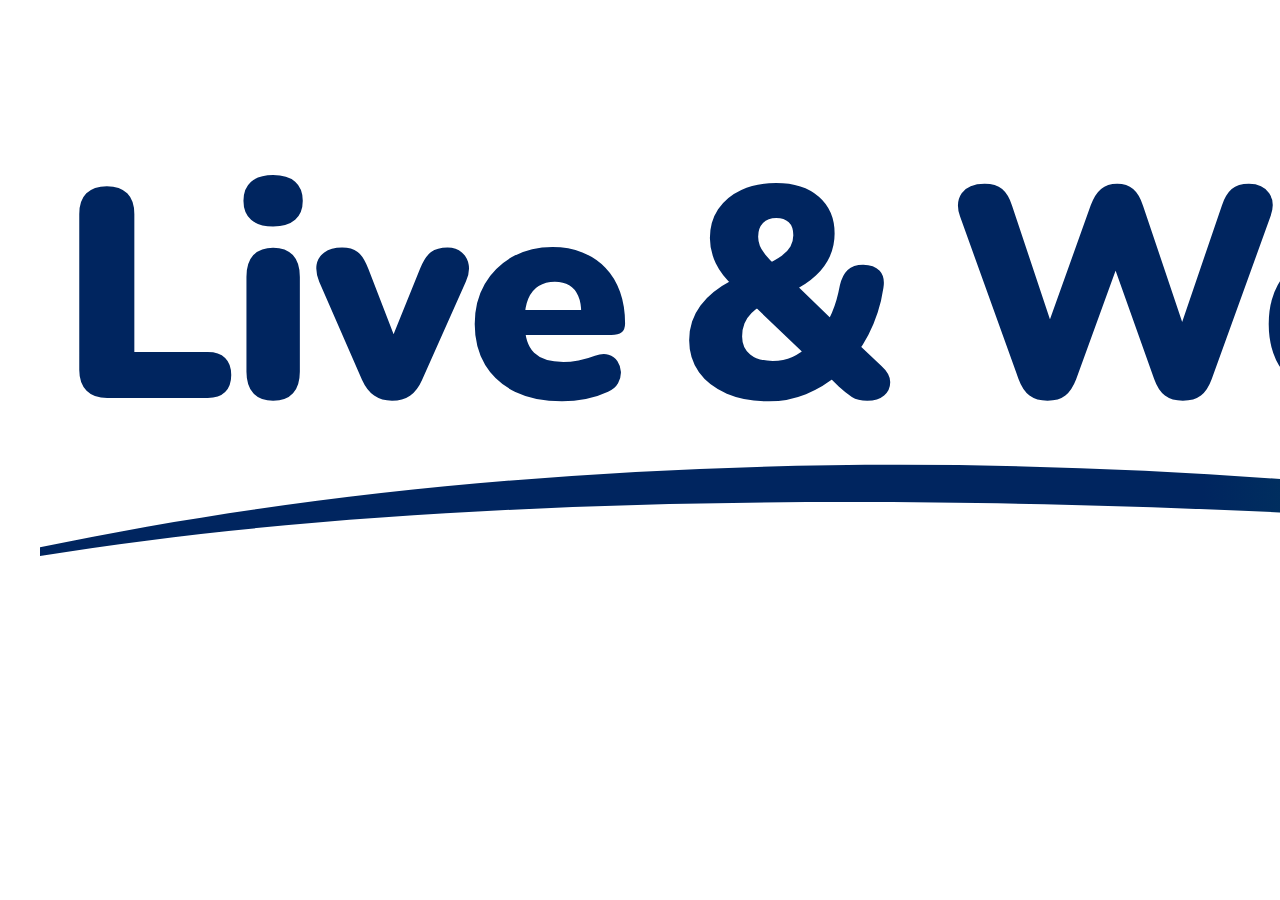
<file: source/brand/lwt-logo-new.html>
<!doctype html><html><head><meta charset="utf-8">
<link href="https://fonts.googleapis.com/css2?family=Nunito:wght@900&display=block" rel="stylesheet">
<style>
html,body{margin:0;background:transparent}
.wrap{display:inline-block;position:relative;padding:150px 170px 190px 60px;font-family:Nunito,sans-serif;font-weight:900;font-size:300px;line-height:1;letter-spacing:-4px;word-spacing:-.12em;white-space:nowrap}
.n{color:var(--navy)} .g{color:var(--green)}
.pin{display:inline-block;width:.56em;height:.82em;vertical-align:-.21em;margin:0 .01em}
.wave{position:absolute;left:40px;bottom:95px;width:var(--ww);height:130px}
.spark{position:absolute;width:150px;height:150px}
body.light{--navy:#00255F;--green:#03905F;--yellow:#FFD200;--hole:#fff}
body.dark{--navy:#FFFFFF;--green:#2DBE85;--yellow:#FFD200}
</style></head>
<body class="light"><div class="wrap" id="logo"><span class="n">Live &amp; Work </span><span class="g" id="toy">T<svg class="pin" viewBox="0 0 56 82" aria-hidden="true"><path fill="var(--green)" fill-rule="evenodd" d="M28 2C13 2 2 13.5 2 28c0 19 26 52 26 52s26-33 26-52C54 13.5 43 2 28 2Zm0 14a13 13 0 1 1 0 26a13 13 0 0 1 0-26Z"/></svg>yama</span>
<svg class="wave" id="wave" preserveAspectRatio="none" viewBox="0 0 1000 120"><defs><linearGradient id="wg" x1="0" x2="1"><stop offset="0" stop-color="var(--navy)"/><stop offset=".55" stop-color="var(--navy)"/><stop offset="1" stop-color="var(--green)"/></linearGradient></defs>
<path d="M0 112 C 200 30, 430 18, 640 58 S 900 78, 1000 30 L 1000 50 C 900 100, 760 98, 630 84 S 220 50, 0 120 Z" fill="url(#wg)"/></svg>
<svg class="spark" id="spark" viewBox="0 0 190 190"><g stroke="var(--yellow)" stroke-width="24" stroke-linecap="round"><path d="M40 70 L28 18"/><path d="M85 90 L125 45"/><path d="M110 140 L165 118"/></g></svg>
</div>
<script>
document.fonts.ready.then(()=>{
  const t=document.getElementById('toy').getBoundingClientRect(), w=document.getElementById('logo').getBoundingClientRect();
  document.getElementById('wave').style.width=(t.left-w.left+ t.width*0.30)+'px';
  const s=document.getElementById('spark'); s.style.left=(t.right-w.left-55)+'px'; s.style.top=(t.top-w.top-35)+'px';
  document.body.dataset.ready=1;
});
</script></body></html>
</file>
